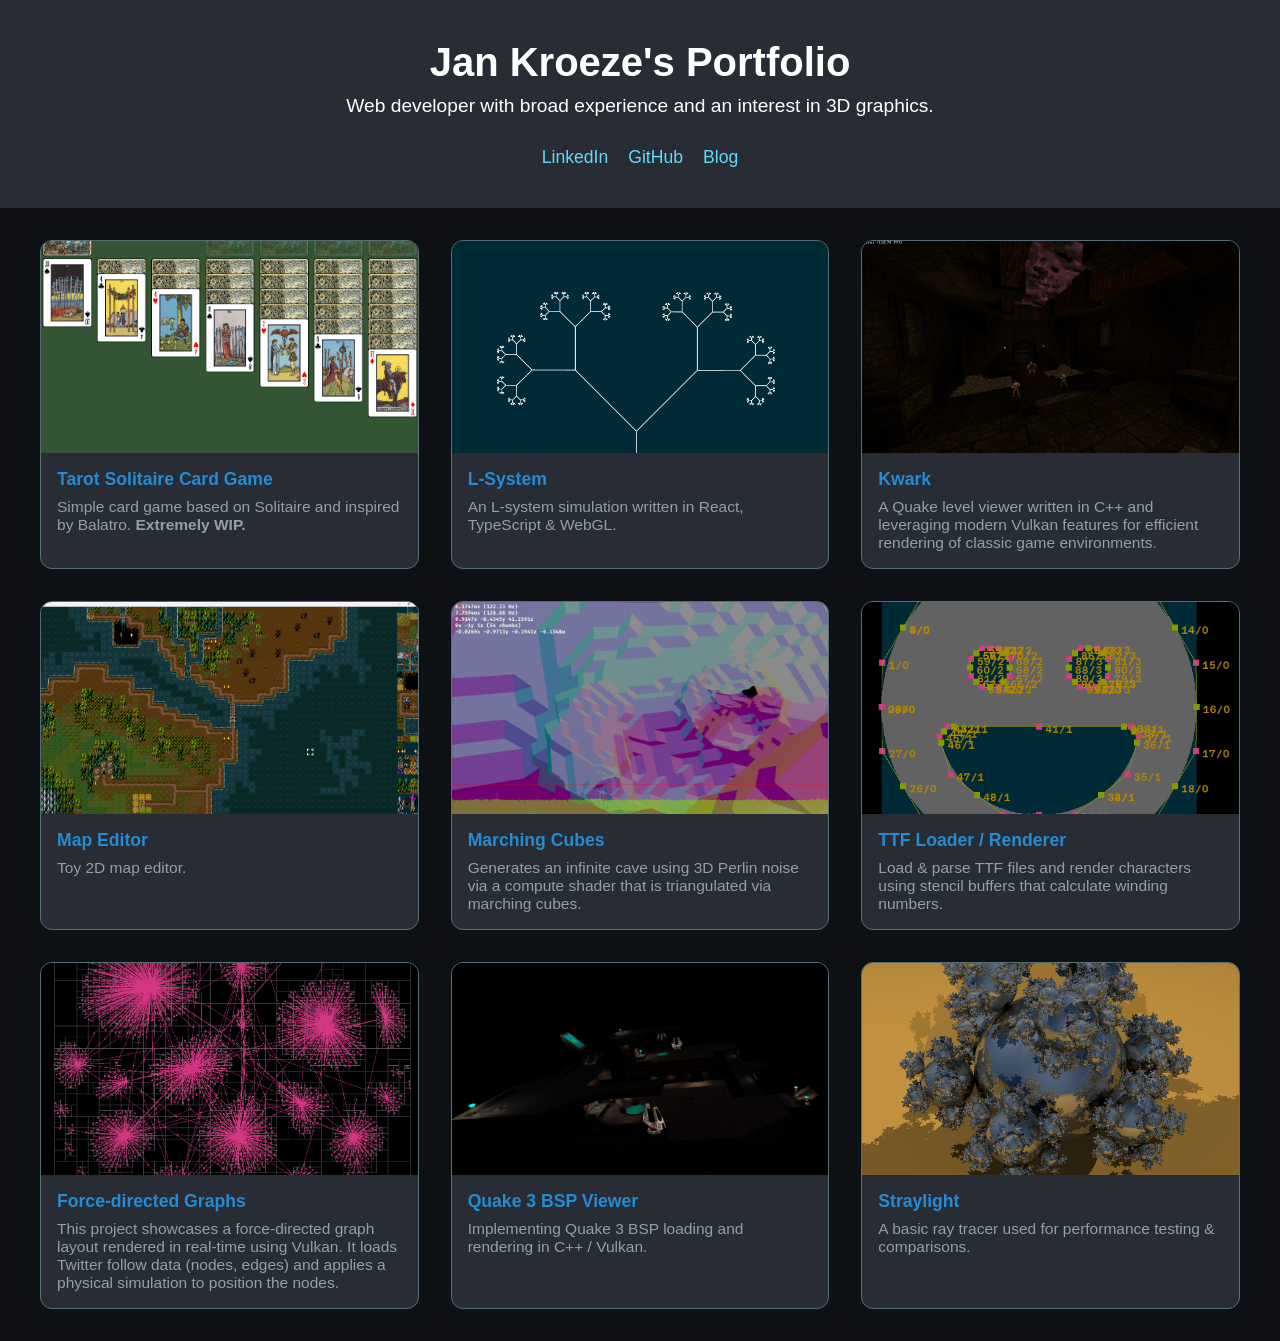
<file: index.html>
<!DOCTYPE html>
<html lang="en">
<head>
    <meta charset="UTF-8">
    <meta name="viewport" content="width=device-width, initial-scale=1.0">
    <title>Jan Kroeze's Portfolio</title>
    <link rel="stylesheet" href="style.css">
    <link rel="icon" href="favicon.jpg">
    <script defer data-domain="jan.kroeze.io" src="https://plausible.io/js/script.js"></script>
</head>
<body>
    <header>
        <h1>Jan Kroeze's Portfolio</h1>
        <p>Web developer with broad experience and an interest in 3D graphics.</p>
        <nav>
            <ul>
                <li><a href="https://www.linkedin.com/in/jankroeze/" target="_blank">LinkedIn</a></li>
                <li><a href="https://github.com/jcwkroeze" target="_blank">GitHub</a></li>
                <li><a href="https://blog.kroeze.io/" target="_blank">Blog</a></li>
            </ul>
        </nav>
    </header>
    <main>
        <div class="grid">
            <div class="project-item">
                <a href="https://multiplayer.kroeze.io"><img class="project-thumb" src="projects/multiplayer/image.png" alt="Screenshot of multiplayer card game."></a>
                <a class="project-caption" href="https://multiplayer.kroeze.io">Tarot Solitaire Card Game</a>
                <div class="project-desc">Simple card game based on Solitaire and inspired by Balatro. <strong>Extremely WIP.</strong></div>
            </div>

            <div class="project-item">
                <a href="https://lsystem.kroeze.io"><img class="project-thumb" src="projects/lsystem/image.png" alt="Screenshot of L-System project."></a>
                <a class="project-caption" href="https://lsystem.kroeze.io">L-System</a>
                <div class="project-desc">An L-system simulation written in React, TypeScript & WebGL.</div>
            </div>

            <div class="project-item">
                <a href="projects/kwark/index.html"><img class="project-thumb" src="projects/kwark/screenshot.png" alt="Screenshot of Quake map viewer project."></a>
                <a class="project-caption" href="projects/kwark/index.html">Kwark</a>
                <div class="project-desc">A Quake level viewer written in C++ and leveraging modern Vulkan features for efficient rendering of classic game environments.</div>
            </div>

            <div class="project-item">
                <a href="projects/map/index.html"><img class="project-thumb" src="projects/map/screenshot.png" alt="Screenshot of map editor."></a>
                <a class="project-caption" href="projects/map/index.html">Map Editor</a>
                <div class="project-desc">Toy 2D map editor.</div>
            </div>


            <div class="project-item">
                <a href="projects/marching-cubes/index.html"><img class="project-thumb" src="projects/marching-cubes/screenshot.png" alt="Screenshot of marching cubes project."></a>
                <a class="project-caption" href="projects/marching-cubes/index.html">Marching Cubes</a>
                <div class="project-desc">Generates an infinite cave using 3D Perlin noise via a compute shader that is triangulated via marching cubes.</div>
            </div>

            <div class="project-item">
                <a href="projects/ttf/index.html"><img class="project-thumb" src="projects/ttf/screenshot.png" alt="Screenshot of TTF loader / renderer project."></a>
                <a class="project-caption" href="projects/ttf/index.html">TTF Loader / Renderer</a>
                <div class="project-desc">Load & parse TTF files and render characters using stencil buffers that calculate winding numbers.</div>
            </div>

            <div class="project-item">
                <a href="projects/fdg/index.html"><img class="project-thumb" src="projects/fdg/screenshot.png" alt="Screenshot of force-directed graphs project."></a>
                <a class="project-caption" href="projects/fdg/index.html">Force-directed Graphs</a>
                <div class="project-desc">This project showcases a force-directed graph layout rendered in real-time using Vulkan. It loads Twitter follow data (nodes, edges) and applies a physical simulation to position the nodes.</div>
            </div>

            <div class="project-item">
                <a href="projects/kwarktree/index.html"><img class="project-thumb" src="projects/kwarktree/screenshot.png" alt="Screenshot of Quake 3 map iewer project."></a>
                <a class="project-caption" href="projects/kwarktree/index.html">Quake 3 BSP Viewer</a>
                <div class="project-desc">Implementing Quake 3 BSP loading and rendering in C++ / Vulkan.</div>
            </div>

            <div class="project-item">
                <a href="https://github.com/jcwkroeze/straylight"><img class="project-thumb" src="projects/straylight/image.png" alt="Screenshot of Straylight project."></a>
                <a class="project-caption" href="https://github.com/jcwkroeze/straylight">Straylight</a>
                <div class="project-desc">A basic ray tracer used for performance testing & comparisons.</div>
            </div>
        </div>
    </main>
</body>
</html>
</file>
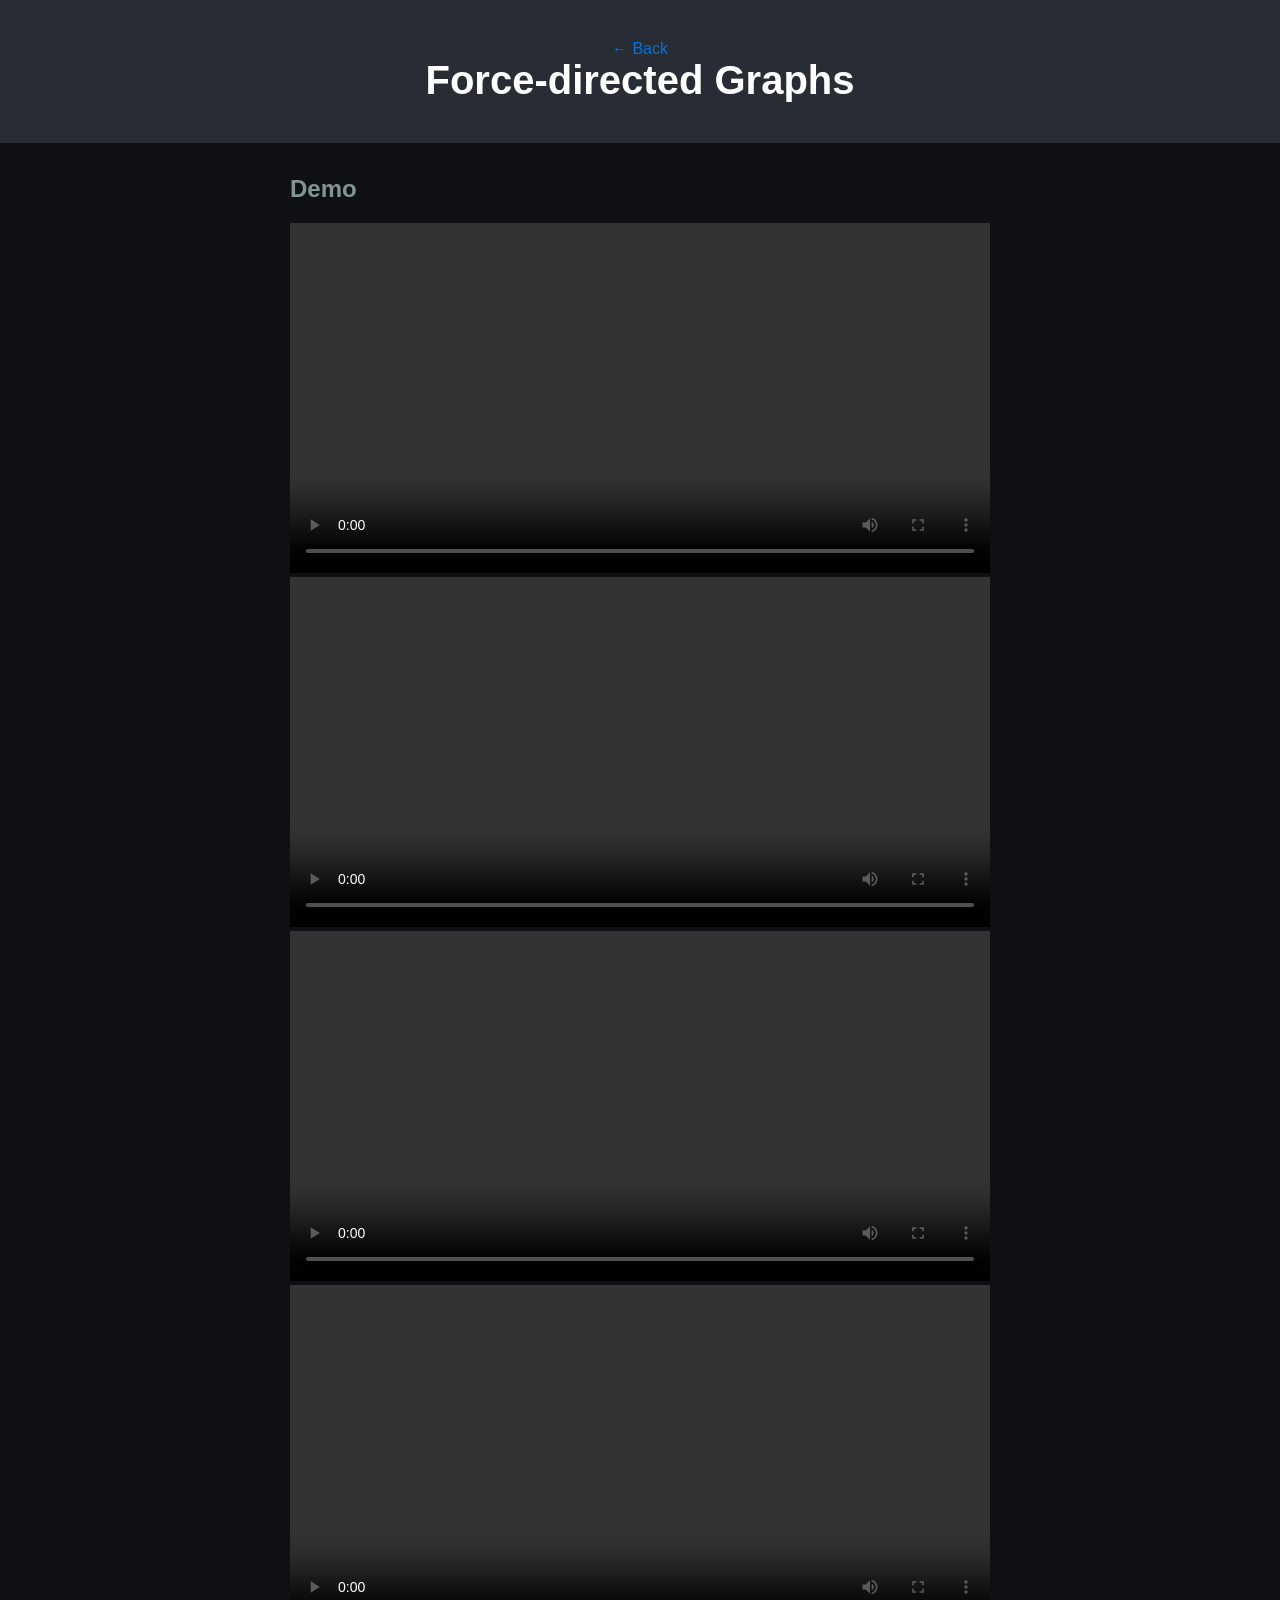
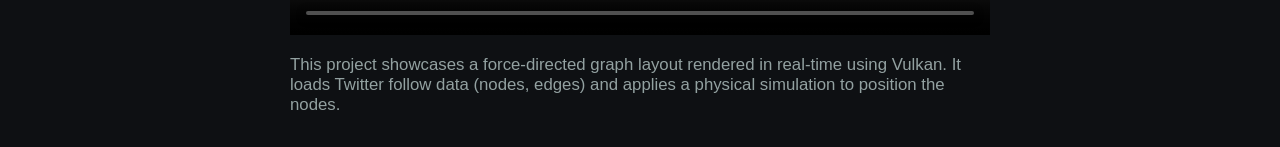
<file: projects/fdg/index.html>
<!DOCTYPE html>
<html lang="en">
<head>
  <meta charset="UTF-8">
  <meta name="viewport" content="width=device-width, initial-scale=1.0">
  <title>Force-directed Graphs</title>
  <link rel="stylesheet" href="/style.css">
</head>
<body>
  <header>
    <a href="/index.html" style="text-decoration:none;color:#0074d9">&larr; Back</a>
    <h1>Force-directed Graphs</h1>
  </header>
  <main class="project-main">
    <h2>Demo</h2>
    <video controls class="project-video">
      <source src="/projects/fdg/demo1.mp4" type="video/mp4">
      Your browser does not support the video tag.
    </video>
    <video controls class="project-video">
      <source src="/projects/fdg/demo2.mp4" type="video/mp4">
      Your browser does not support the video tag.
    </video>
    <video controls class="project-video">
      <source src="/projects/fdg/demo3.mp4" type="video/mp4">
      Your browser does not support the video tag.
    </video>
    <video controls class="project-video">
      <source src="/projects/fdg/demo4.mp4" type="video/mp4">
      Your browser does not support the video tag.
    </video>
    <p class="project-desc-detail">
      This project showcases a force-directed graph layout rendered in real-time using Vulkan. It loads Twitter follow data (nodes, edges) and applies a physical simulation to position the nodes.
    </p>
  </main>
</body>
</html>
</file>
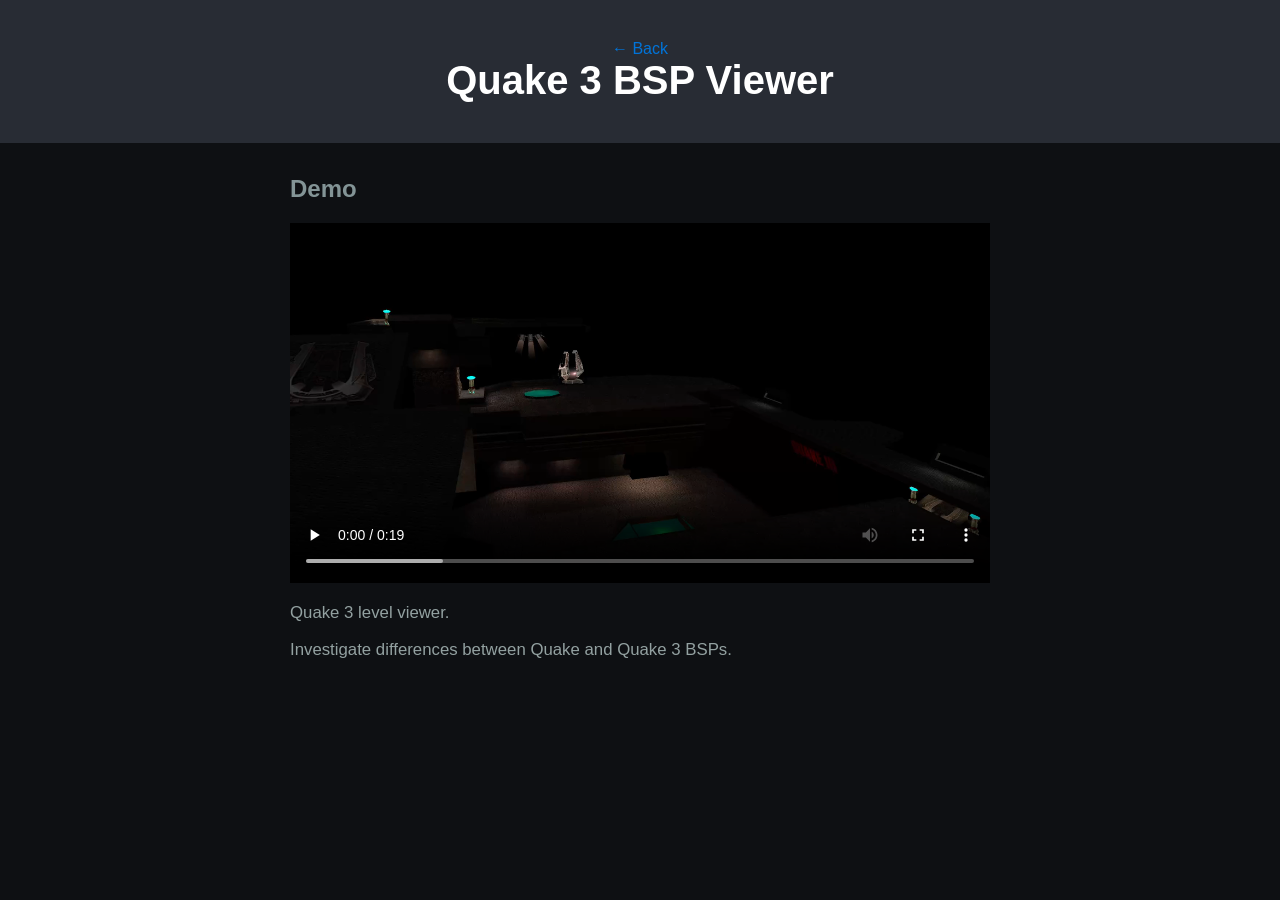
<file: projects/kwarktree/index.html>
<!DOCTYPE html>
<html lang="en">
<head>
  <meta charset="UTF-8">
  <meta name="viewport" content="width=device-width, initial-scale=1.0">
  <title>Quake 3 BSP Viewer</title>
  <link rel="stylesheet" href="/style.css">
</head>
<body>
  <header>
    <a href="/index.html" style="text-decoration:none;color:#0074d9">&larr; Back</a>
    <h1>Quake 3 BSP Viewer</h1>
  </header>
  <main class="project-main">
    <h2>Demo</h2>
    <video controls class="project-video">
      <source src="/projects/kwarktree/demo.webm" type="video/webm">
      Your browser does not support the video tag.
    </video>
    <p class="project-desc-detail">
      Quake 3 level viewer.
    </p>
    <p class="project-desc-detail">
      Investigate differences between Quake and Quake 3 BSPs.
    </p>
  </main>
</body>
</html>
</file>
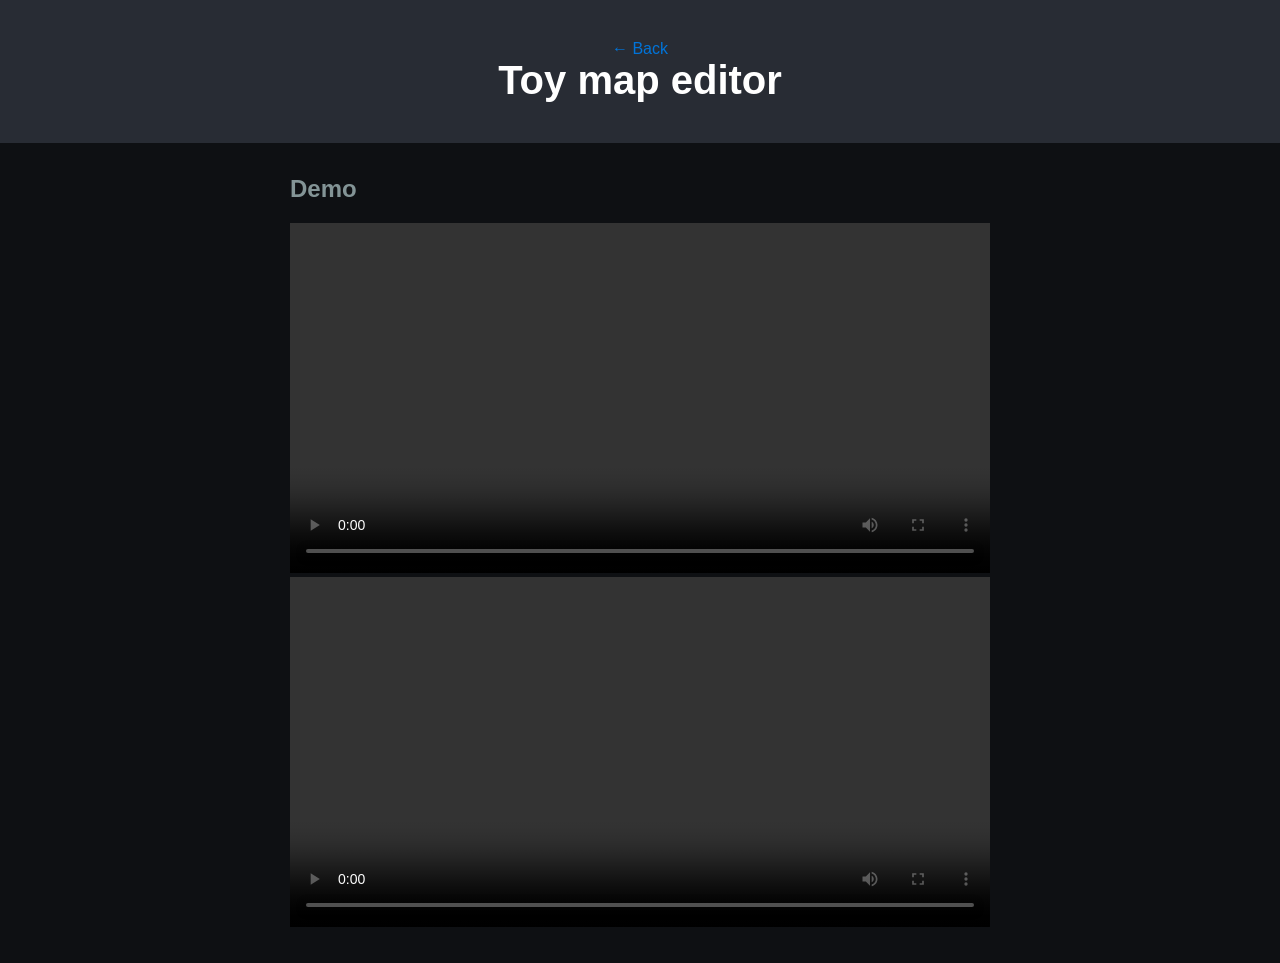
<file: projects/map/index.html>
<!DOCTYPE html>
<html lang="en">
<head>
  <meta charset="UTF-8">
  <meta name="viewport" content="width=device-width, initial-scale=1.0">
  <title>Toy map editor</title>
  <link rel="stylesheet" href="/style.css">
</head>
<body>
  <header>
    <a href="/index.html" style="text-decoration:none;color:#0074d9">&larr; Back</a>
    <h1>Toy map editor</h1>
  </header>
  <main class="project-main">
    <h2>Demo</h2>
    <video controls class="project-video">
      <source src="/projects/map/demo.mp4" type="video/webm">
      Your browser does not support the video tag.
    </video>
    <video controls class="project-video">
      <source src="/projects/map/demo2.mp4" type="video/webm">
      Your browser does not support the video tag.
    </video>
  </main>
</body>
</html>
</file>
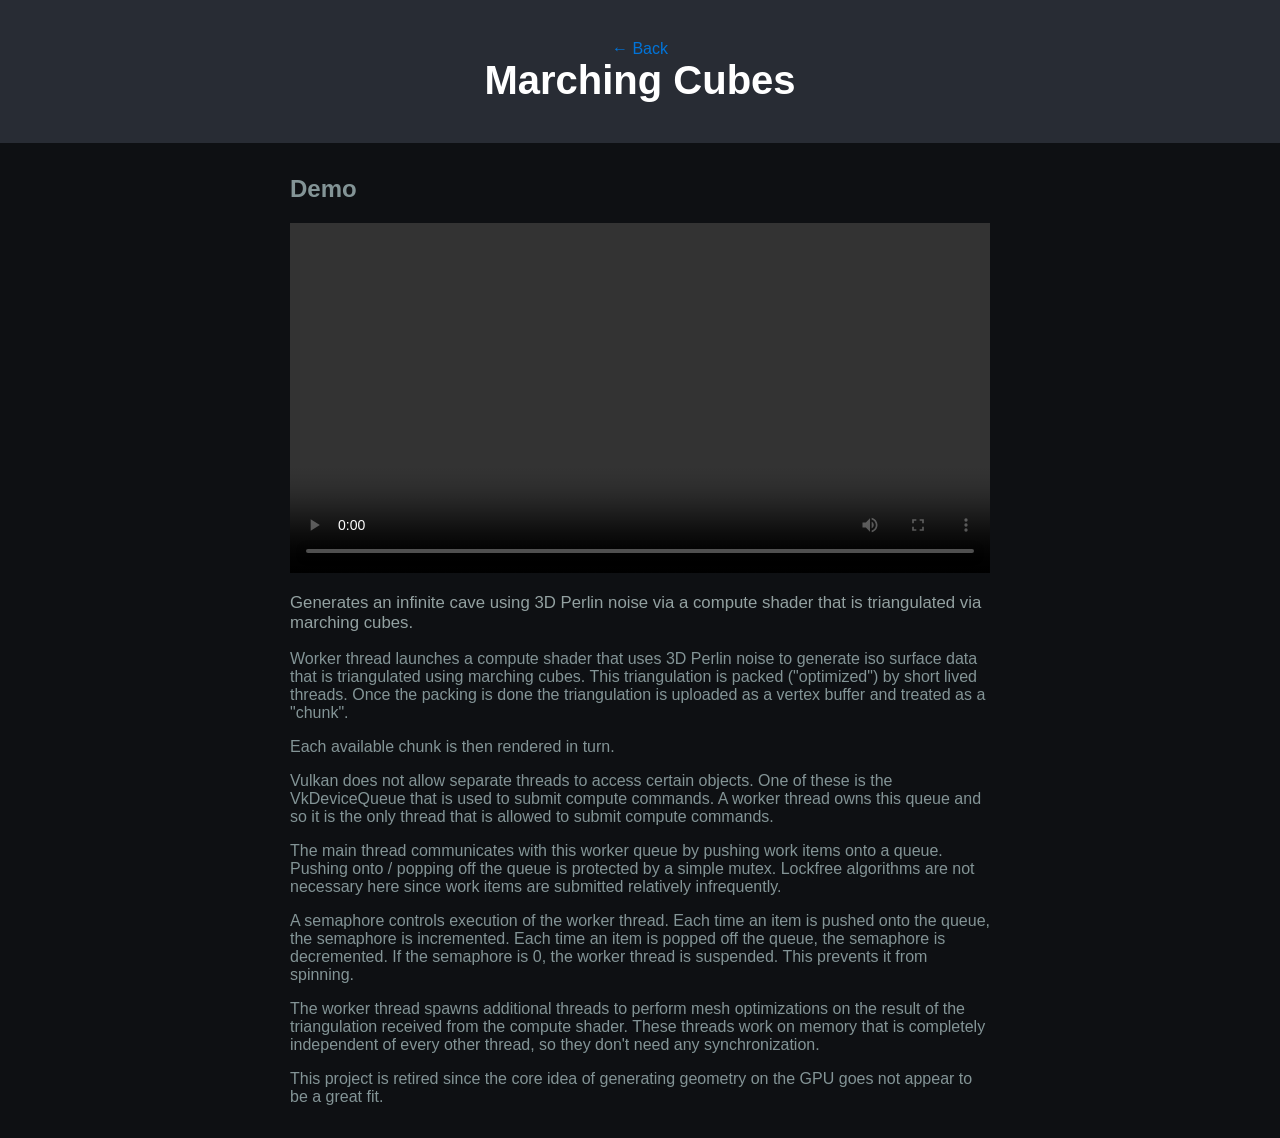
<file: projects/marching-cubes/index.html>
<!DOCTYPE html>
<html lang="en">
<head>
  <meta charset="UTF-8">
  <meta name="viewport" content="width=device-width, initial-scale=1.0">
  <title>Marching Cubes</title>
  <link rel="stylesheet" href="/style.css">
</head>
<body>
  <header>
    <a href="/index.html" style="text-decoration:none;color:#0074d9">&larr; Back</a>
    <h1>Marching Cubes</h1>
  </header>
  <main class="project-main">
    <h2>Demo</h2>
    <video controls class="project-video">
      <source src="/projects/marching-cubes/demo.mp4" type="video/mp4">
      Your browser does not support the video tag.
    </video>
    <p class="project-desc-detail">
      Generates an infinite cave using 3D Perlin noise via a compute shader that is triangulated via marching cubes.
    </p>
    <p>
    Worker thread launches a compute shader that uses 3D Perlin noise to generate iso surface data that is triangulated using marching cubes. This triangulation is packed ("optimized") by short lived threads. Once the packing is done the triangulation is uploaded as a vertex buffer and treated as a "chunk".
    </p>
    <p>
    Each available chunk is then rendered in turn.
    </p>
    <p>
    Vulkan does not allow separate threads to access certain objects. One of these is the VkDeviceQueue that is used to submit compute commands. A worker thread owns this queue and so it is the only thread that is allowed to submit compute commands.
    </p>
    <p>
    The main thread communicates with this worker queue by pushing work items onto a queue. Pushing onto / popping off the queue is protected by a simple mutex. Lockfree algorithms are not necessary here since work items are submitted relatively infrequently.
    </p>
    <p>
    A semaphore controls execution of the worker thread. Each time an item is pushed onto the queue, the semaphore is incremented. Each time an item is popped off the queue, the semaphore is decremented. If the semaphore is 0, the worker thread is suspended. This prevents it from spinning.
    </p>
    <p>
    The worker thread spawns additional threads to perform mesh optimizations on the result of the triangulation received from the compute shader. These threads work on memory that is completely independent of every other thread, so they don't need any synchronization.
    </p>
    <p>
      This project is retired since the core idea of generating geometry on the GPU goes not appear to be a great fit.
    </p>
  </main>
</body>
</html>
</file>
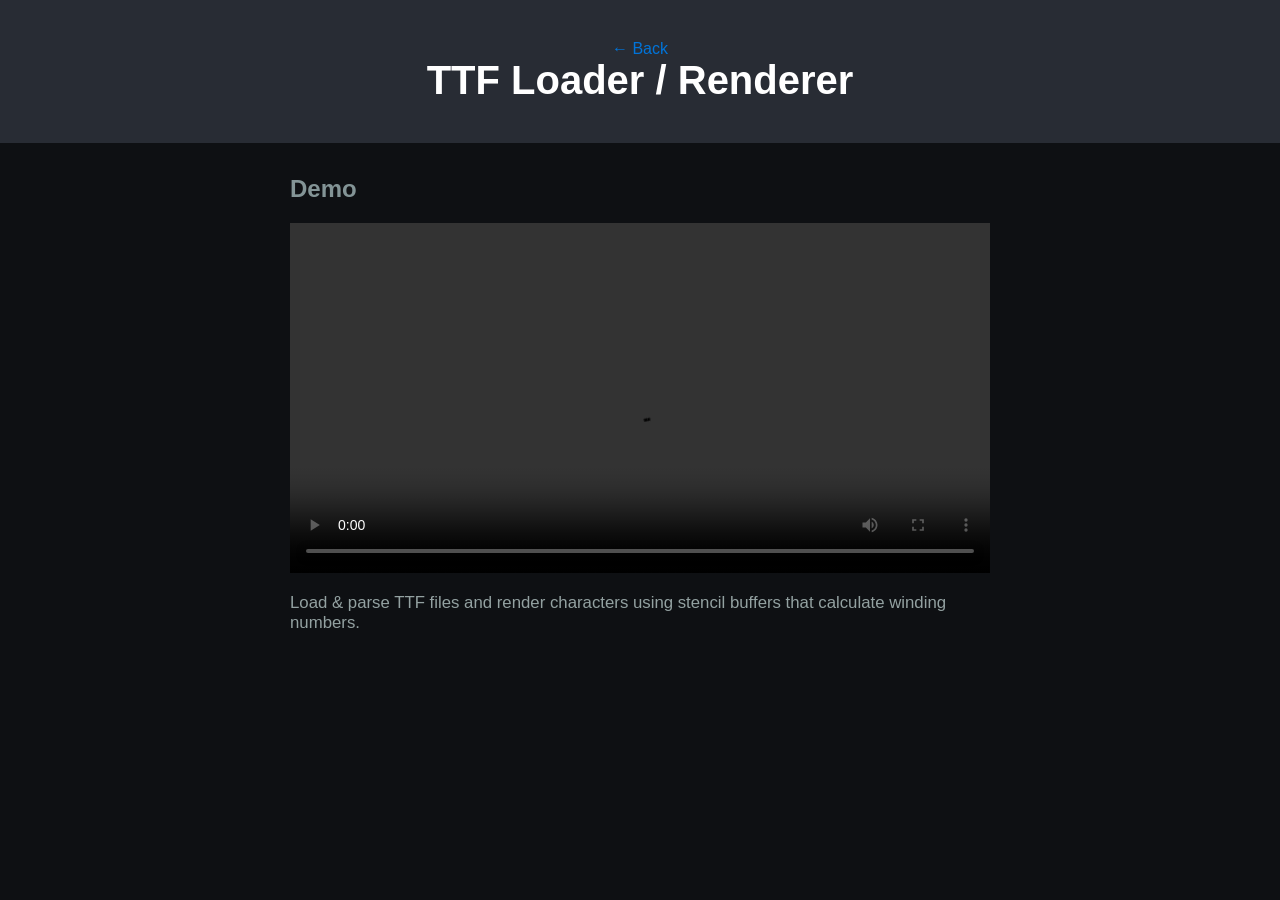
<file: projects/ttf/index.html>
<!DOCTYPE html>
<html lang="en">
<head>
  <meta charset="UTF-8">
  <meta name="viewport" content="width=device-width, initial-scale=1.0">
  <title>TTF Loader / Renderer</title>
  <link rel="stylesheet" href="/style.css">
</head>
<body>
  <header>
    <a href="/index.html" style="text-decoration:none;color:#0074d9">&larr; Back</a>
    <h1>TTF Loader / Renderer</h1>
  </header>
  <main class="project-main">
    <h2>Demo</h2>
    <video controls class="project-video">
      <source src="/projects/ttf/demo.mp4" type="video/mp4">
      Your browser does not support the video tag.
    </video>
    <p class="project-desc-detail">
      Load & parse TTF files and render characters using stencil buffers that calculate winding numbers.
    </p>
  </main>
</body>
</html>
</file>
<file: style.css>
body {
    font-family: 'Segoe UI', Arial, sans-serif;
    margin: 0;
    background: #0e1013;
    color: #839496;
}
:root {
    --base03: #002b36;
    --base02: #073642;
    --base01: #586e75;
    --base00: #657b83;
    --base0:  #839496;
    --base1:  #93a1a1;
    --base2:  #eee8d5;
    --base3:  #fdf6e3;
    --yellow: #b58900;
    --orange: #cb4b16;
    --red:    #dc322f;
    --magenta:#d33682;
    --violet: #6c71c4;
    --blue:   #268bd2;
    --cyan:   #2aa198;
    --green:  #859900;
}
header {
    background: #282c34;
    padding: 40px 20px;
    text-align: center;
    color: #ffffff;
}
header h1 {
    margin: 0;
    font-size: 2.5em;
}
header p {
    margin: 10px 0;
    font-size: 1.2em;
}
.grid {
    display: grid;
    grid-template-columns: repeat(auto-fit, minmax(280px, 1fr));
    gap: 2rem;
    padding: 2rem;
    max-width: 1200px;
    margin: 0 auto;
}
.project-item {
    background: #282c34;
    border-radius: 12px;
    box-shadow: 0 2px 16px rgba(7,54,66,0.18);
    overflow: hidden;
    transition: transform 0.15s;
    border: 1px solid var(--base01);
}
.project-item:hover {
    transform: translateY(-6px) scale(1.02);
    box-shadow: 0 4px 24px rgba(38,139,210,0.18);
    border-color: var(--blue);
}
.project-thumb {
    width: 100%;
    aspect-ratio: 16/9;
    object-fit: cover;
    background: var(--base01);
    display: block;
}
.project-caption {
    font-size: 1.1rem;
    font-weight: 600;
    margin: 1rem 1rem 0.5rem 1rem;
    color: var(--blue);
    text-decoration: none;
    display: block;
    transition: color 0.18s;
}
.project-caption:hover {
    color: var(--yellow);
}
.project-desc {
    font-size: 0.97rem;
    margin: 0 1rem 1rem 1rem;
    color: var(--base1);
}

.project-main {
    max-width: 700px;
    margin: 2rem auto;
}
.project-video {
    width: 100%;
    background: var(--base01);
}
.project-desc-detail {
    margin-top: 1rem;
    color: var(--base1);
    font-size: 1.05rem;
}

/* Navigation styling */
nav ul {
    display: inline-flex;
    gap: 20px;
    padding: 0;
    margin: 20px 0 0 0;
    list-style: none;
}

nav ul li a {
    color: #61dafb;
    text-decoration: none;
    font-size: 1.1em;
    transition: color 0.3s ease;
}

nav ul li a:hover {
    color: #21a1f1;
}

@media (max-width: 600px) {
    .grid {
        padding: 1rem;
        gap: 1rem;
    }
    header {
        padding: 1.2rem 0 0.5rem 0;
    }
    .project-main {
        margin: 1rem 0;
        padding: 0 0.5rem;
    }
}
</file>
